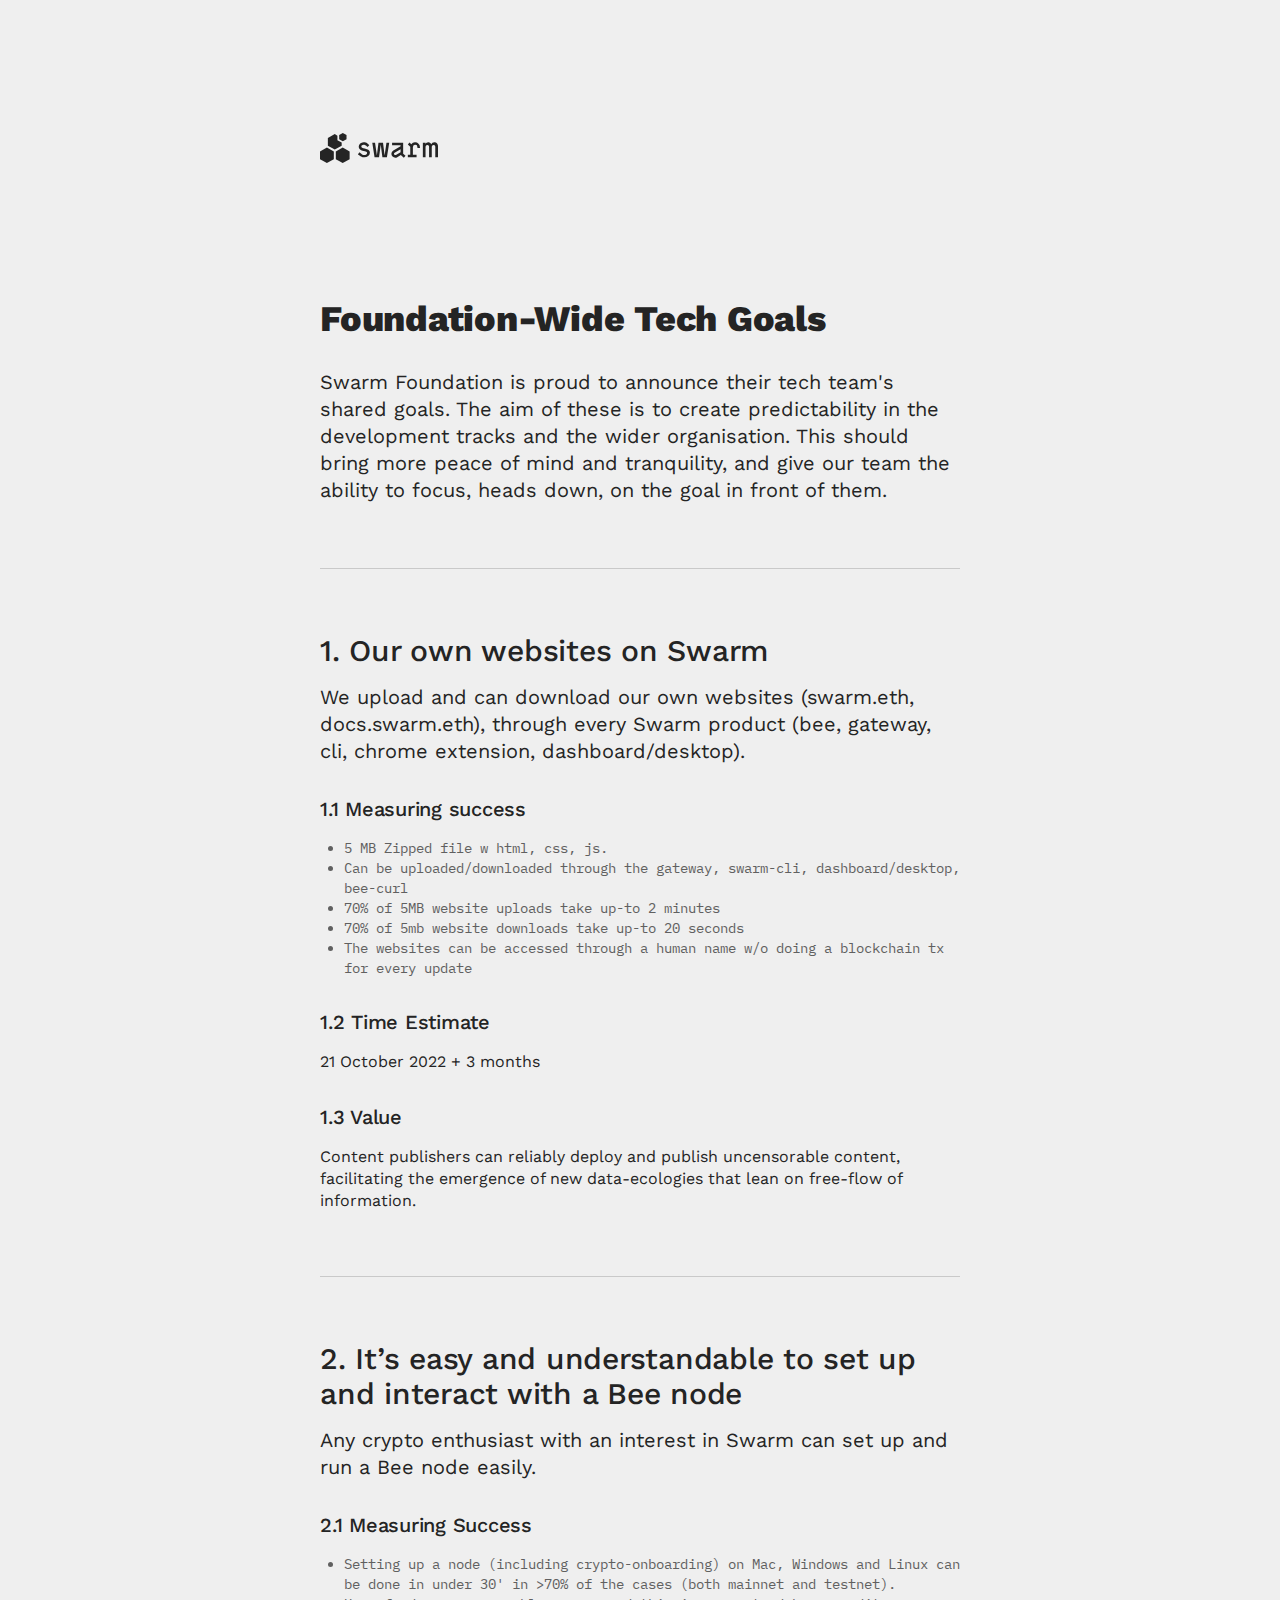
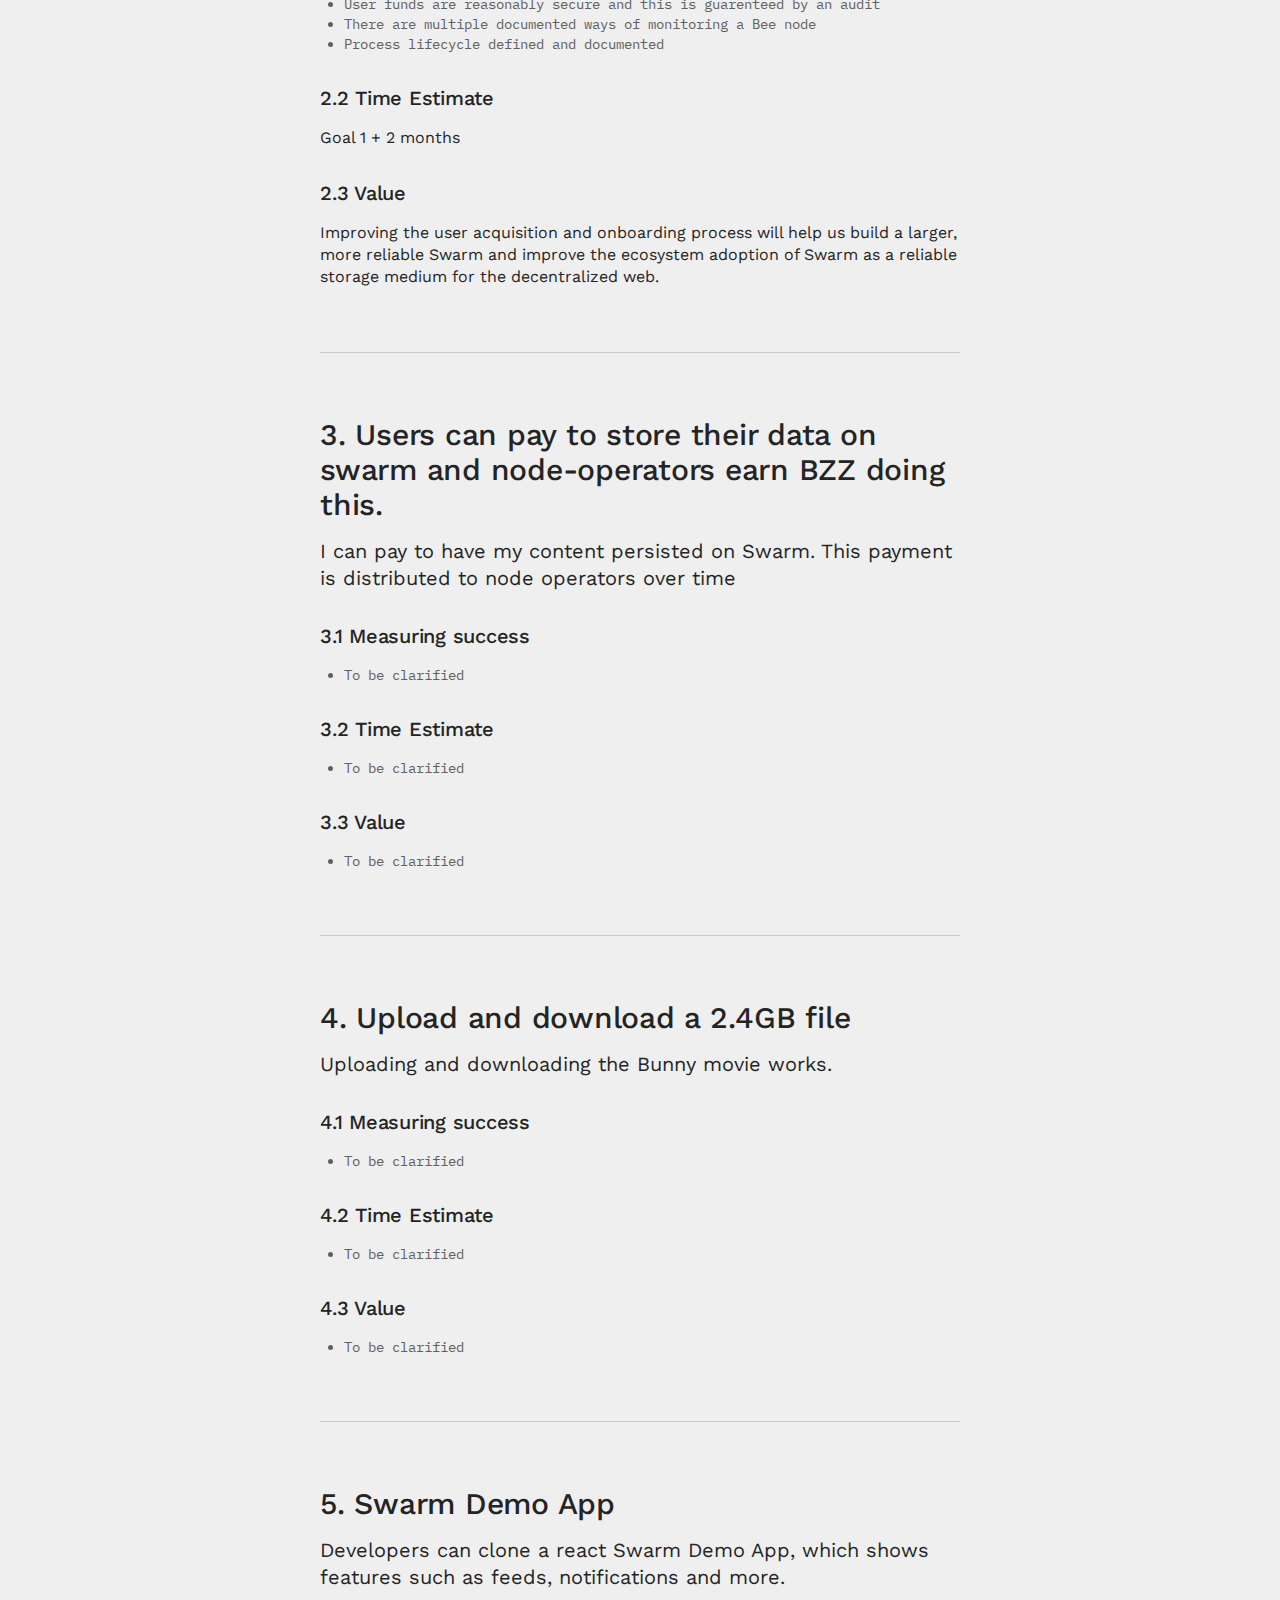
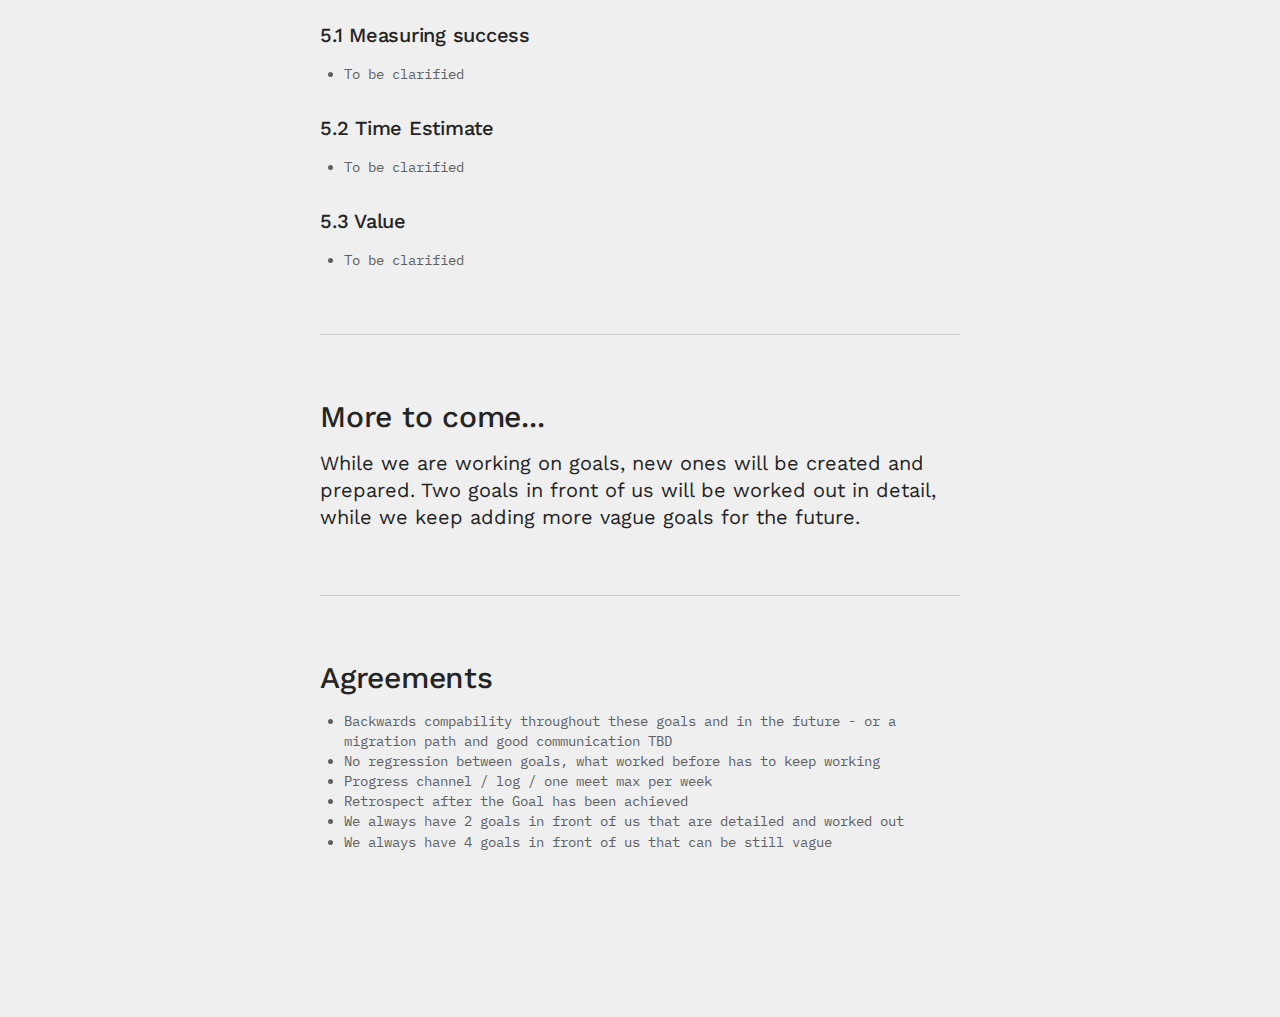
<file: index.html>
<!DOCTYPE html>
<html>

<head>
	<title>Swarm Foundation Goals</title>
	<meta name="description" content="...">

	<link rel="stylesheet" href="assets/css/app.css">

	<meta name="viewport"
		content="initial-scale=1, width=device-width, height=device-height, viewport-fit=cover, user-scalable=0">
	<!-- 
  <link rel="apple-touch-icon" sizes="120x120" href="/apple-touch-icon.png">
	<link rel="icon" type="image/png" sizes="32x32" href="/favicon-32x32.png">
	<link rel="icon" type="image/png" sizes="16x16" href="/favicon-16x16.png">
	<link rel="manifest" href="/site.webmanifest">
	<link rel="mask-icon" href="/safari-pinned-tab.svg" color="#5bbad5">
	<meta name="msapplication-TileColor" content="#da532c">
	<meta name="theme-color" content="#ffffff"> -->
</head>

<body>
	<div id="wrap" class="loading">
		<img id="logo" src="./assets/images/swarm-logo.svg">

		<h1>Foundation-Wide Tech Goals</h1>
		<p>Swarm Foundation is proud to announce their tech team's shared goals. The aim of these is to create
			predictability in the development tracks and the wider organisation. This should bring more
			peace of mind and tranquility, and give our team the ability to focus, heads down, on the goal in front
			of them.</p>

		<h2>


			<hr>

			<ol>
				<li>
					<h2>Our own websites on Swarm</h2>
					<p>We upload and can download our own websites (swarm.eth, docs.swarm.eth), through every Swarm
						product (bee, gateway, cli, chrome extension, dashboard/desktop).</p>
					<ol>
						<li>
							<h3>Measuring success</h3>
							<ul>
								<li>5 MB Zipped file w html, css, js.</li>
								<li>Can be uploaded/downloaded through the gateway, swarm-cli, dashboard/desktop,
									bee-curl</li>
								<li>70% of 5MB website uploads take up-to 2 minutes</li>
								<li>70% of 5mb website downloads take up-to 20 seconds</li>
								<li>The websites can be accessed through a human name w/o doing a blockchain tx for
									every update</li>
							</ul>

						</li> <!-- Measuring success -->
						<li>
							<h3>Time Estimate</h3>
							<p>21 October 2022 + 3 months</p>
						</li> <!-- Timebox -->
						<li>
							<h3>Value</h3>
							<p>Content publishers can reliably deploy and publish uncensorable content, facilitating the
								emergence of new data-ecologies that lean on free-flow of information.
							</p>
						</li> <!-- Value -->
					</ol>
				</li> <!-- Goal #1: Our own websites on Swarm -->
				<hr>
				<li>
					<h2>It’s easy and understandable to set up and interact with a Bee node</h2>
					<p>Any crypto enthusiast with an interest in Swarm can set up and run a Bee node easily.</p>
					<ol>
						<li>
							<h3>Measuring Success</h3>
							<ul>
								<li>Setting up a node (including crypto-onboarding) on Mac, Windows and Linux can be
									done in under 30' in >70% of the cases (both mainnet and testnet).</li>
								<li>User funds are reasonably secure and this is guarenteed by an audit</li>
								<li>There are multiple documented ways of monitoring a Bee node</li>
								<li>Process lifecycle defined and documented</li>
							</ul>
						</li> <!-- Measuring Success -->
						<li>
							<h3>Time Estimate</h3>
							<p>Goal 1 + 2 months</p>
						</li> <!-- Timebox -->
						<li>
							<h3>Value</h3>
							<p>Improving the user acquisition and onboarding process will help us build a larger, more
								reliable Swarm and improve the ecosystem adoption of Swarm as a reliable storage medium
								for the decentralized web.
							</p>
						</li>
					</ol>
				</li> <!-- Goal #2: It’s easy and understandable to set up and interact with a Bee node -->
				<hr>
				<li>
					<h2>Users can pay to store their data on swarm and node-operators earn BZZ doing this.</h2>
					<p>I can pay to have my content persisted on Swarm. This payment is distributed to node operators
						over time</p>
					<ol>
						<li>
							<h3>Measuring success</h3>
							<ul>
								<li>To be clarified</li>
							</ul>
						</li> <!-- Measuring success -->
						<li>
							<h3>Time Estimate</h3>
							<ul>
								<li>To be clarified</li>
							</ul>
						</li>
						<li>
							<h3>Value</h3>
							<ul>
								<li>To be clarified</li>
							</ul>
						</li>

					</ol>
				</li><!--  Goal #3: Keep my data on Swarm for as long as I choose (incentives) -->
				<hr>
				<li>
					<h2>Upload and download a 2.4GB file</h2>
					<p>Uploading and downloading the Bunny movie works.</p>
					<ol>

						<li>
							<h3>Measuring success</h3>
							<ul>
								<li>To be clarified</li>
							</ul>
						</li>
						<li>
							<h3>Time Estimate</h3>
							<ul>
								<li>To be clarified</li>
							</ul>
						</li>
						<li>
							<h3>Value</h3>
							<ul>
								<li>To be clarified</li>
							</ul>
						</li>

					</ol>
				</li>
				<hr>
				<li>
					<h2>Swarm Demo App</h2>
					<p>Developers can clone a react Swarm Demo App, which shows features such as feeds, notifications
						and
						more.</p>
					<ol>

						<li>
							<h3>Measuring success</h3>
							<ul>
								<li>To be clarified</li>
							</ul>
						</li>
						<li>
							<h3>Time Estimate</h3>
							<ul>
								<li>To be clarified</li>
							</ul>
						</li>
						<li>
							<h3>Value</h3>
							<ul>
								<li>To be clarified</li>
							</ul>
						</li>

					</ol>
				</li>
				<hr>
				<h2>More to come...</h2>
				<p>While we are working on goals, new ones will be created and prepared. Two goals in front of us
					will be worked out in detail, while we keep adding more vague goals for the future.</p>

			</ol>
		</h2>
		<hr>
		<h2>Agreements</h2>
		<ul>
			<li>Backwards compability throughout these goals and in the future - or a migration path and good
				communication TBD</li>
			<li>No regression between goals, what worked before has to keep working</li>
			<li>Progress channel / log / one meet max per week</li>
			<li>Retrospect after the Goal has been achieved</li>
			<li>We always have 2 goals in front of us that are detailed and worked out</li>
			<li>We always have 4 goals in front of us that can be still vague</li>
		</ul>

	</div> <!-- #wrap -->
</body>

</html>
</file>
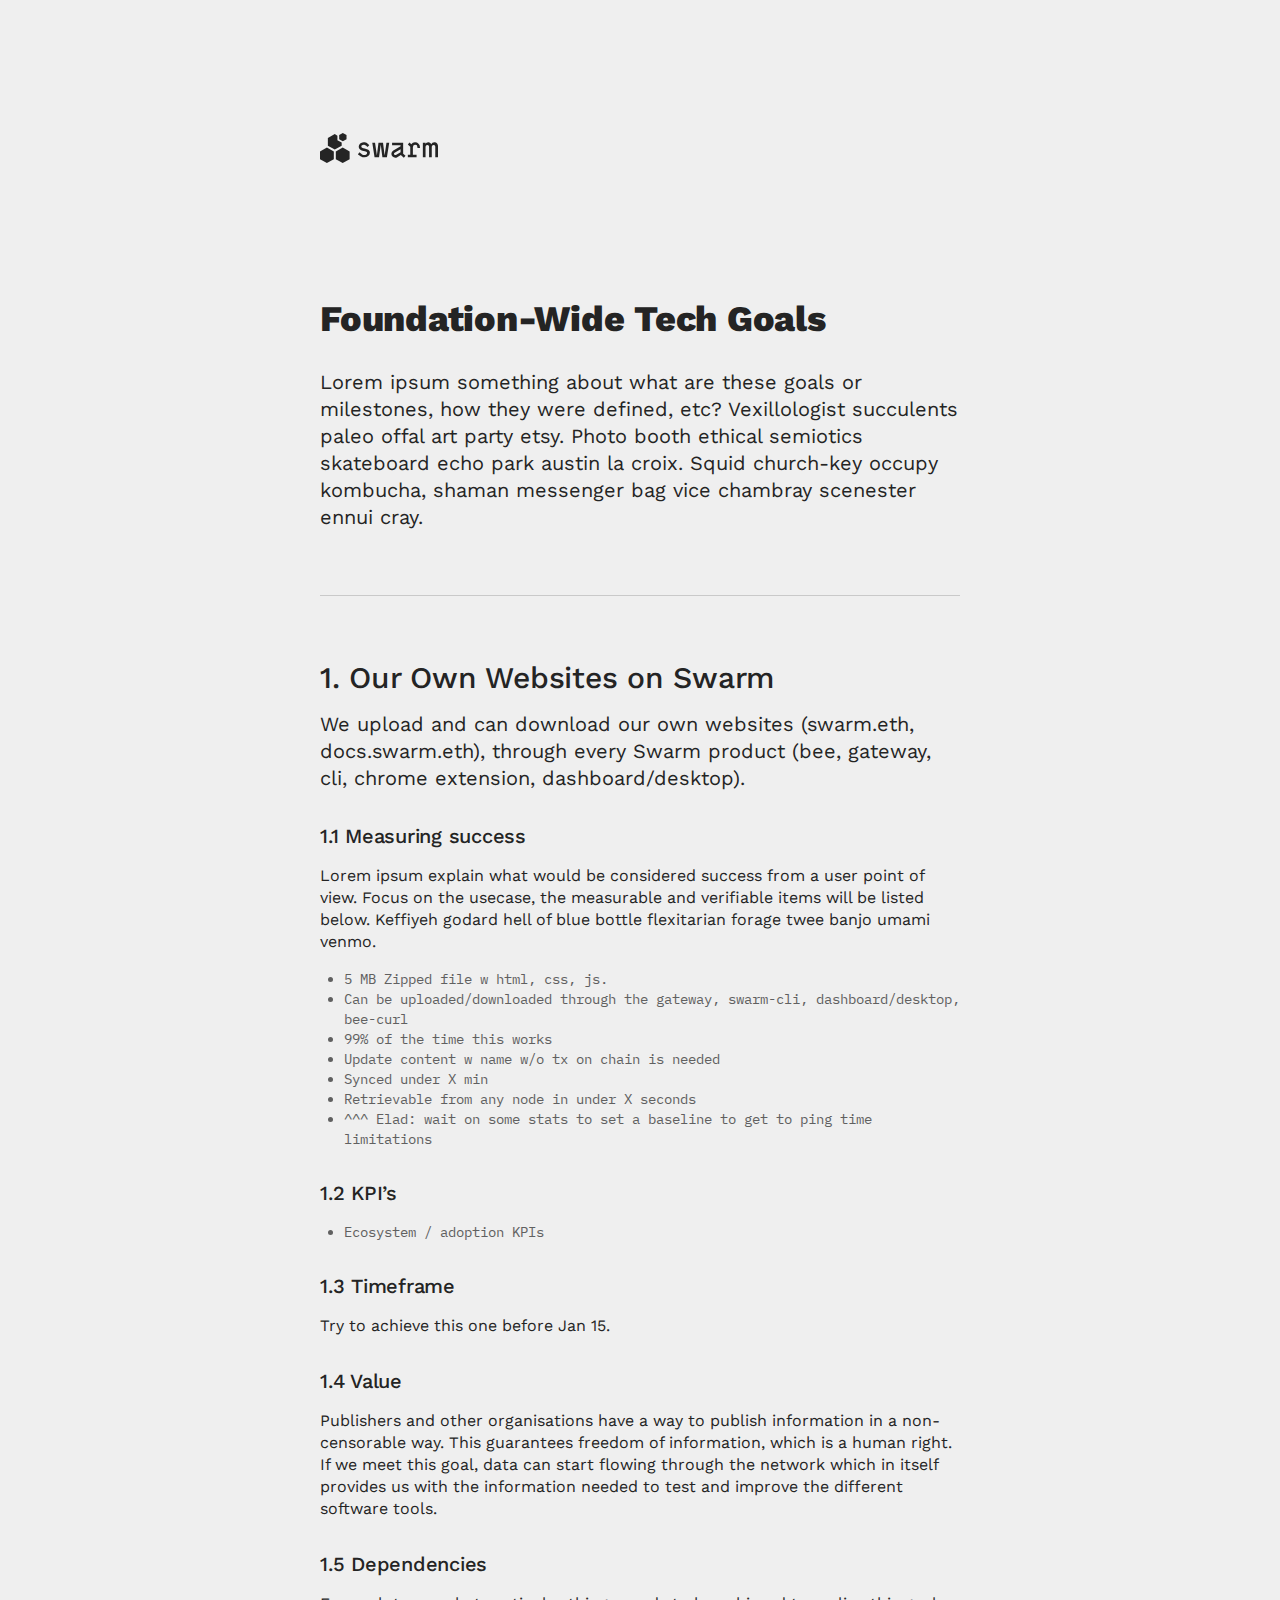
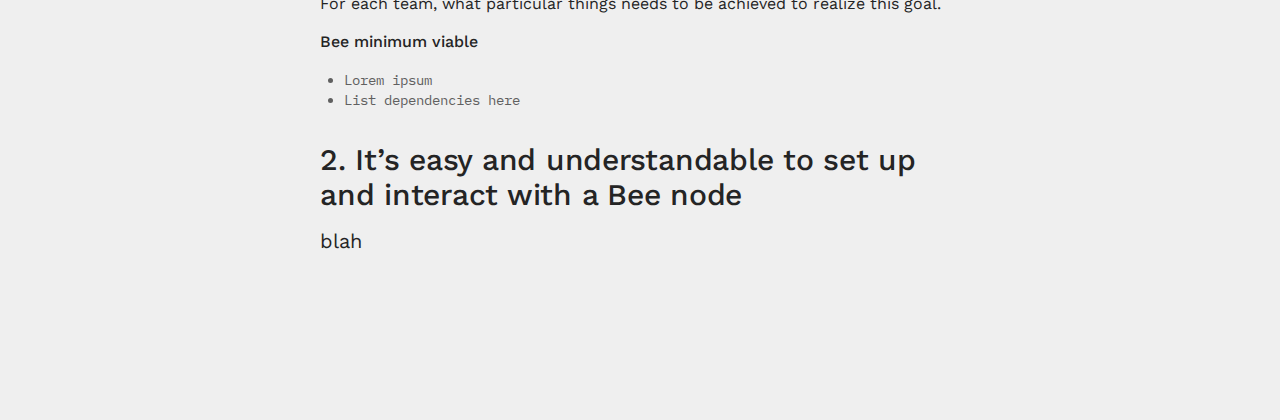
<file: index-david-content.html>
<!DOCTYPE html>
<html>
<head>
	<title>Swarm Milestones</title>
	<meta name="description" content="...">

	<link rel="stylesheet" href="assets/css/app.css">

  <meta name="viewport" content="initial-scale=1, width=device-width, height=device-height, viewport-fit=cover, user-scalable=0">
<!-- 
  <link rel="apple-touch-icon" sizes="120x120" href="/apple-touch-icon.png">
	<link rel="icon" type="image/png" sizes="32x32" href="/favicon-32x32.png">
	<link rel="icon" type="image/png" sizes="16x16" href="/favicon-16x16.png">
	<link rel="manifest" href="/site.webmanifest">
	<link rel="mask-icon" href="/safari-pinned-tab.svg" color="#5bbad5">
	<meta name="msapplication-TileColor" content="#da532c">
	<meta name="theme-color" content="#ffffff"> -->
</head>
<body>
	<div id="wrap" class="loading">
		<img id="logo" src="assets/images/swarm-logo.svg">

		<h1>Foundation-Wide Tech Goals</h1>
		<p>Lorem ipsum something about what are these goals or milestones, how they were defined, etc? Vexillologist succulents paleo offal art party etsy. Photo booth ethical semiotics skateboard echo park austin la croix. Squid church-key occupy kombucha, shaman messenger bag vice chambray scenester ennui cray.</p>

		<hr>

		<ol>
			<li>
				<h2>Our Own Websites on Swarm</h2>
				<p>We upload and can download our own websites (swarm.eth, docs.swarm.eth), through every Swarm product (bee, gateway, cli, chrome extension, dashboard/desktop).</p>
				<ol>
					<li>
						<h3>Measuring success</h3>
						<p>Lorem ipsum explain what would be considered success from a user point of view. Focus on the usecase, the measurable and verifiable items will be listed below. Keffiyeh godard hell of blue bottle flexitarian forage twee banjo umami venmo.</p>
						<ul>
							<li>5 MB Zipped file w html, css, js.</li>
							<li>Can be uploaded/downloaded through the gateway, swarm-cli, dashboard/desktop, bee-curl</li>
							<li>99% of the time this works</li>
							<li>Update content w name w/o tx on chain is needed</li>
							<li>Synced under X min</li>
							<li>Retrievable from any node in under X seconds</li>
							<li>^^^ Elad: wait on some stats to set a baseline to get to ping time limitations</li>
						</ul>
					</li>
					<li>
						<h3>KPI’s</h3>
						<ul>
							<li>Ecosystem / adoption KPIs</li>
						</ul>
					</li>
					<li>
						<h3>Timeframe</h3>
						<p>Try to achieve this one before Jan 15.</p>
					</li>
					<li>
						<h3>Value</h3>
						<p>Publishers and other organisations have a way to publish information in a non-censorable way. This guarantees freedom of information, which is a human right. If we meet this goal, data can start flowing through the network which in itself provides us with the information needed to test and improve the different software tools.</p>
					</li>
					<li>
						<h3>Dependencies</h3>
						<p>For each team, what particular things needs to be achieved to realize this goal.</p>
						<h4>Bee minimum viable</h4>
						<ul>
							<li>Lorem ipsum</li>
							<li>List dependencies here</li>
						</ul>
					</li>
				</ol>
			</li>
			<li>
				<h2>It’s easy and understandable to set up and interact with a Bee node</h2>
				<p>blah</p>
			</li>
		</ol>

	</div> <!-- #wrap -->
</body>
</html>
</file>
<file: assets/css/app.css>
@import url('reset.css');
@import url('https://fonts.googleapis.com/css2?family=IBM+Plex+Mono&family=Work+Sans:ital,wght@0,400;0,500;0,700;1,400;1,500;1,700&display=swap');

body {
	background-color: #efefef;
}

* {
	font-family: 'Work Sans', sans-serif;
  font-size: 16px;
  font-weight: normal;
  font-stretch: normal;
  font-style: normal;
  line-height: 1.38;
  letter-spacing: normal;
  color: #242424;
  -webkit-font-smoothing: antialiased;
  -moz-osx-font-smoothing: grayscale;
}

ol {
  counter-reset: item;
}

li h2:before {
	content: counters(item, ".") ". ";
  counter-increment: item;
}
li h1:before,
li h3:before {
  content: counters(item, ".") " ";
  counter-increment: item;
}

#wrap {
	padding: 0 16px;
	padding-top: 64px;
	margin-bottom: 32px;
	max-width: 640px;
	margin: auto;
	display: block;
}

#logo {
	height: 30px;	
	margin-bottom: 64px;
}

h1 {
	font-size: 30px;
	line-height: 35px;
	font-weight: 800;
	letter-spacing: -0.25px;
  color: #242424;
  margin-bottom: 16px;
}

h2, h3, h4 {
	margin-bottom: 8px;
	font-weight: 500;
  font-stretch: normal;
  font-style: normal;
}

h2 {
  font-size: 20px;
  font-weight: 500;
  font-stretch: normal;
  font-style: normal;
  line-height: normal;
  letter-spacing: -0.25px;
  color: #242424;
}

h3 {
  font-size: 16px;
  font-weight: 500;
  font-stretch: normal;
  font-style: normal;
  line-height: 1.25;
  letter-spacing: -0.24px;
  color: #242424;
}

h4 {
  font-size: 14px;
  letter-spacing: normal;
  line-height: 1.43;
}

ul {
	list-style: disc outside none;
	margin-bottom: 16px;
}

ul li {
  font-family: "IBM Plex Mono";
  font-size: 14px;
  font-weight: normal;
  font-stretch: normal;
  font-style: normal;
  line-height: 1.43;
  letter-spacing: normal;
  color: #606060;
  margin-left: 24px;
}

p {
	margin-bottom: 16px;
	font-size: 16px;
}

hr {
	margin: 32px 0;
	border: 0;
	border-top: 1px solid #c9c9c9;
}

@media screen and (min-width: 768px) {
	#wrap {
		padding: 0 64px;
		padding-top: 133px;
		margin: auto;
		padding-bottom: 133px;
	}

	#logo {
		height: 30px;	
		margin-bottom: 133px;
	}

	hr {
		margin: 64px 0;
	}

	p {
	  font-size: 20px;
	  line-height: 27px;
	  letter-spacing: normal;
	  color: #242424;
	}

	li {
		font-size: 16px;
	}

	p:last-child, ul, h2 + p {
	  margin-bottom: 32px;
	}

	ol ul p, ol ol p {
		font-size: 16px;
		line-height: 22px;
	}

	h1 {
		margin-bottom: 32px;
		font-size: 36px;
	}

	h2 {
		font-size: 30px;
	}

	h3 {
		font-size: 20px;
	}

	h4 {
		font-size: 16px;
	}

	h2, h3, h4 {
		margin-bottom: 16px;
	}
}
</file>
